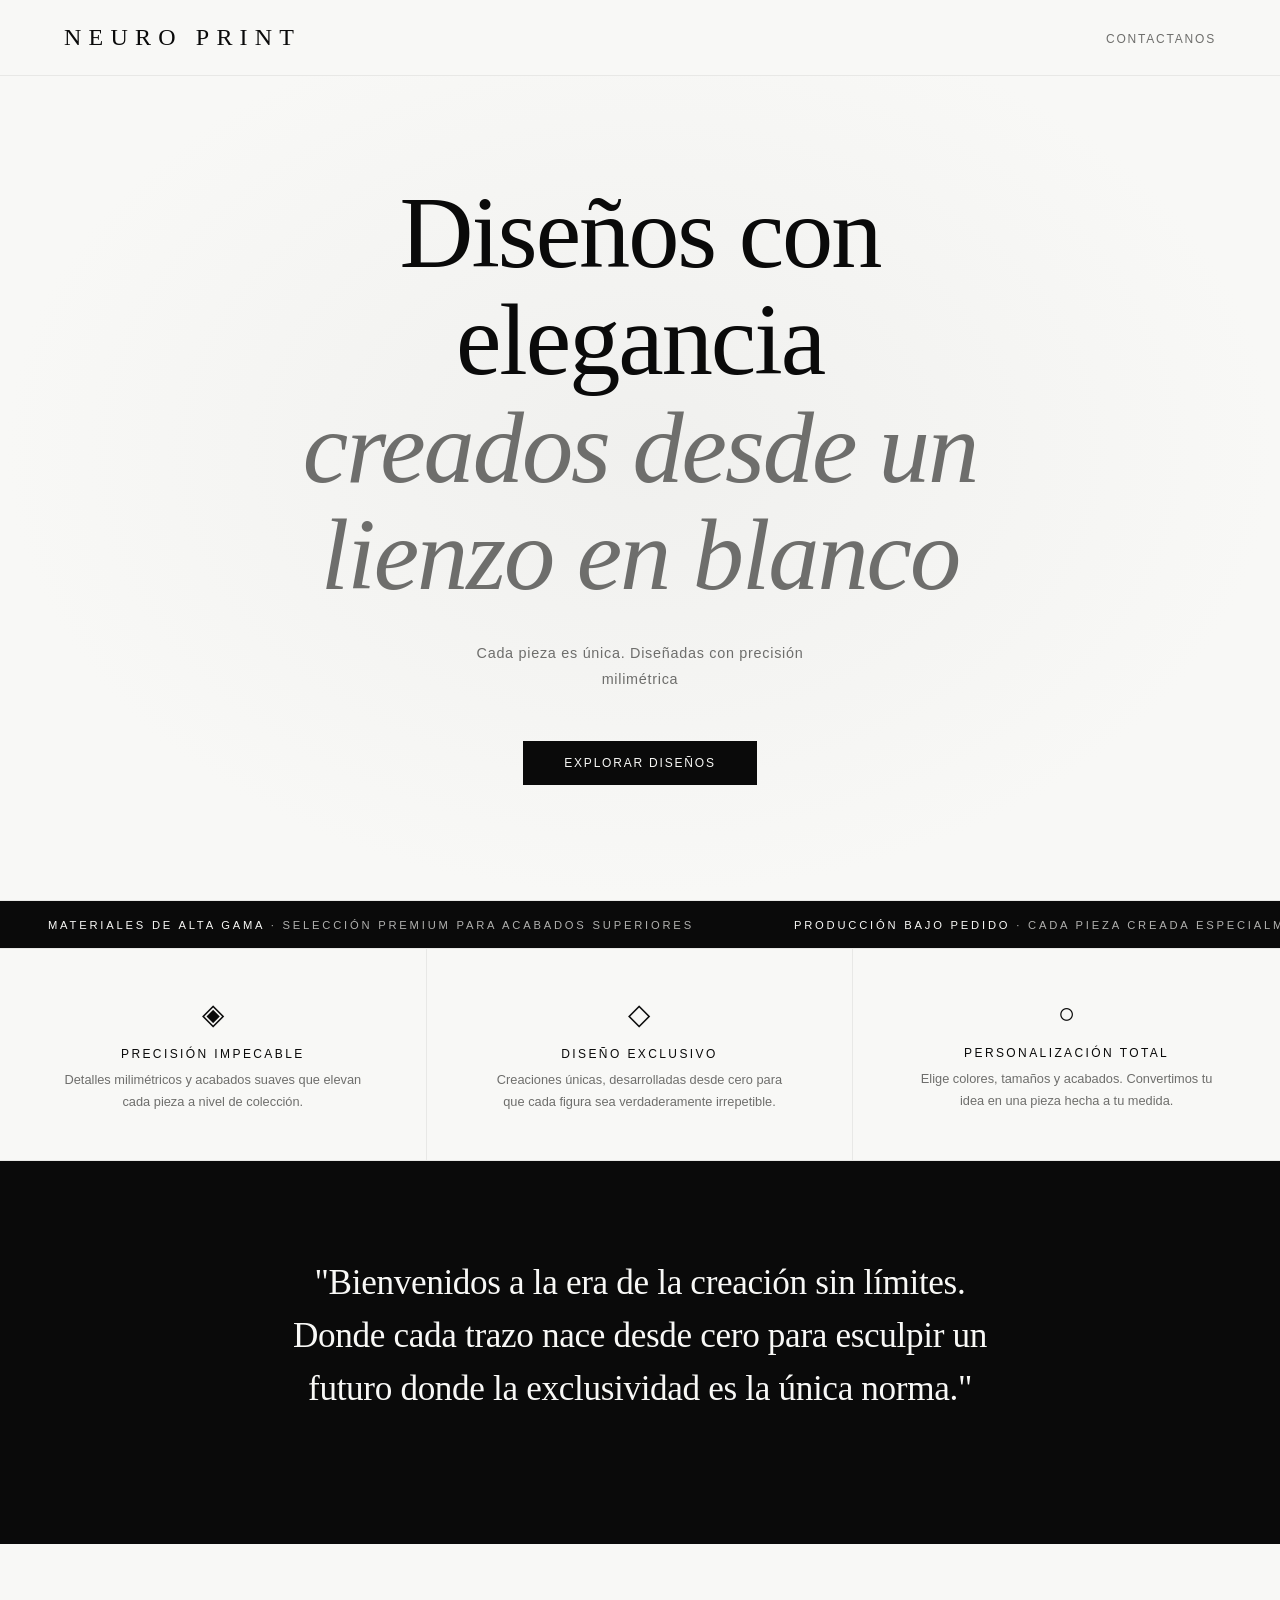
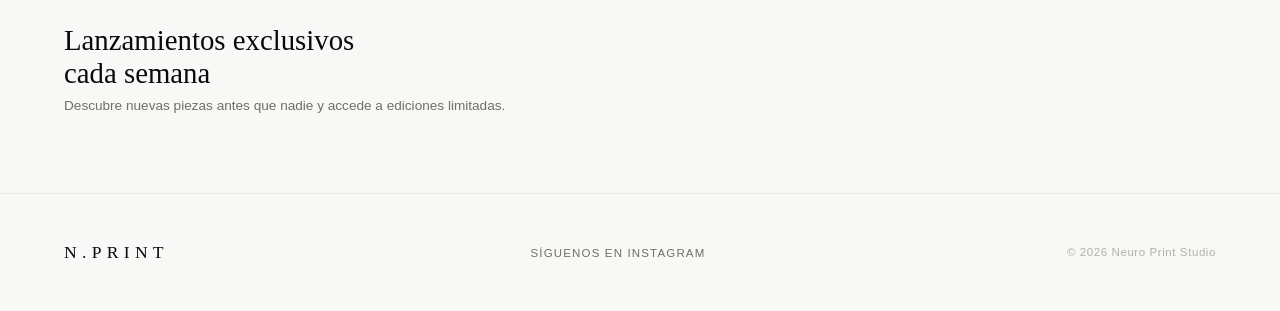
<file: index.html>
<!DOCTYPE html>
<html lang="es">
<head>
<meta charset="UTF-8">
<meta name="viewport" content="width=device-width, initial-scale=1.0">
<title>NEURO PRINT</title>
<link rel="stylesheet" href="styles.css">
</head>
<body>

<!-- NAV -->
<nav>
  <div class="logo">NEURO PRINT</div>
  <ul class="nav-links">
    
    <li>
  <a href="https://wa.me/593983036256" target="_blank" rel="noopener noreferrer">
    Contactanos
  </a>
</li>
  </ul>
  

</nav>

<!-- HERO -->
<section class="hero">

 <h1>Diseños con elegancia<br><em>creados desde un lienzo en blanco</em></h1>
  <p class="hero-sub">Cada pieza es única. Diseñadas con precisión milimétrica</p>
  <div class="hero-cta">
<a href="products.html" class="btn-primary">Explorar diseños</a>
  </div>
</section>

<!-- MARQUEE -->
<div class="marquee-wrap">
  <div class="marquee-inner">
  <span><b>Materiales de alta gama</b> · Selección premium para acabados superiores</span>
  <span><b>Producción bajo pedido</b> · Cada pieza creada especialmente para ti</span>
  <span><b>Detalle de precisión</b> · Superficies finas y definidas al máximo nivel</span>
  <span><b>Acabado artístico</b> · Toque final cuidado pieza por pieza</span>
  <span><b>Diseño exclusivo</b> · Ediciones únicas y limitadas</span>

  <span><b>Materiales de alta gama</b> · Selección premium para acabados superiores</span>
  <span><b>Producción bajo pedido</b> · Cada pieza creada especialmente para ti</span>
  <span><b>Detalle de precisión</b> · Superficies finas y definidas al máximo nivel</span>
  <span><b>Acabado artístico</b> · Toque final cuidado pieza por pieza</span>
  <span><b>Diseño exclusivo</b> · Ediciones únicas y limitadas</span>
</div>
</div>

<!-- PRODUCTS -->
<section id="productos">


<!-- FEATURES -->
<div class="feature-strip">
  <div class="feature-item">
    <span class="feature-icon">◈</span>
    <p class="feature-title">Precisión impecable</p>
    <p class="feature-text">
      Detalles milimétricos y acabados suaves que elevan cada pieza a nivel de colección.
    </p>
  </div>

  <div class="feature-item">
    <span class="feature-icon">◇</span>
    <p class="feature-title">Diseño exclusivo</p>
    <p class="feature-text">
      Creaciones únicas, desarrolladas desde cero para que cada figura sea verdaderamente irrepetible.
    </p>
  </div>

  <div class="feature-item">
    <span class="feature-icon">○</span>
    <p class="feature-title">Personalización total</p>
    <p class="feature-text">
      Elige colores, tamaños y acabados. Convertimos tu idea en una pieza hecha a tu medida.
    </p>
  </div>
</div>

<!-- TESTIMONIAL -->
<div class="testimonial-section">
  <p class="testimonial-quote">
   "Bienvenidos a la era de la creación sin límites. Donde cada trazo nace desde cero para esculpir un futuro donde la exclusividad es la única norma."
  </p>
  
</div>

<!-- NEWSLETTER -->
<div class="newsletter">
  <div class="newsletter-text">
    <h3>Lanzamientos exclusivos<br>cada semana</h3>
    <p>
      Descubre nuevas piezas antes que nadie y accede a ediciones limitadas.
    </p>
  </div>

  
</div>

<!-- FOOTER -->
<footer>
  <div class="footer-logo">N.PRINT</div>
  <ul class="footer-links">
    <li>
  <a href="https://www.instagram.com/neuroprint26/" target="_blank" rel="noopener noreferrer">
    Síguenos en Instagram
  </a>
</li>

  </ul>
  <p class="footer-copy">© 2026 Neuro Print Studio</p>
</footer>

<!-- MODAL -->
<div class="modal-overlay" id="modal" onclick="closeModal(event)">
  <div class="modal" id="modalContent">
    <div class="modal-img" id="modalImg"></div>
    <div class="modal-content">
      <button class="modal-close" onclick="document.getElementById('modal').classList.remove('open')">×</button>
      <p class="modal-cat" id="modalCat"></p>
      <h2 class="modal-name" id="modalName"></h2>
      <p class="modal-desc" id="modalDesc"></p>
      <div class="modal-specs" id="modalSpecs"></div>
      <p class="modal-price" id="modalPrice"></p>
      <button class="modal-add" onclick="addToCart()">Agregar al carrito</button>
    </div>
  </div>
</div>

<!-- TOAST -->
<div class="toast" id="toast"></div>

<script src="app.js"></script>
</body>
</html>
</file>
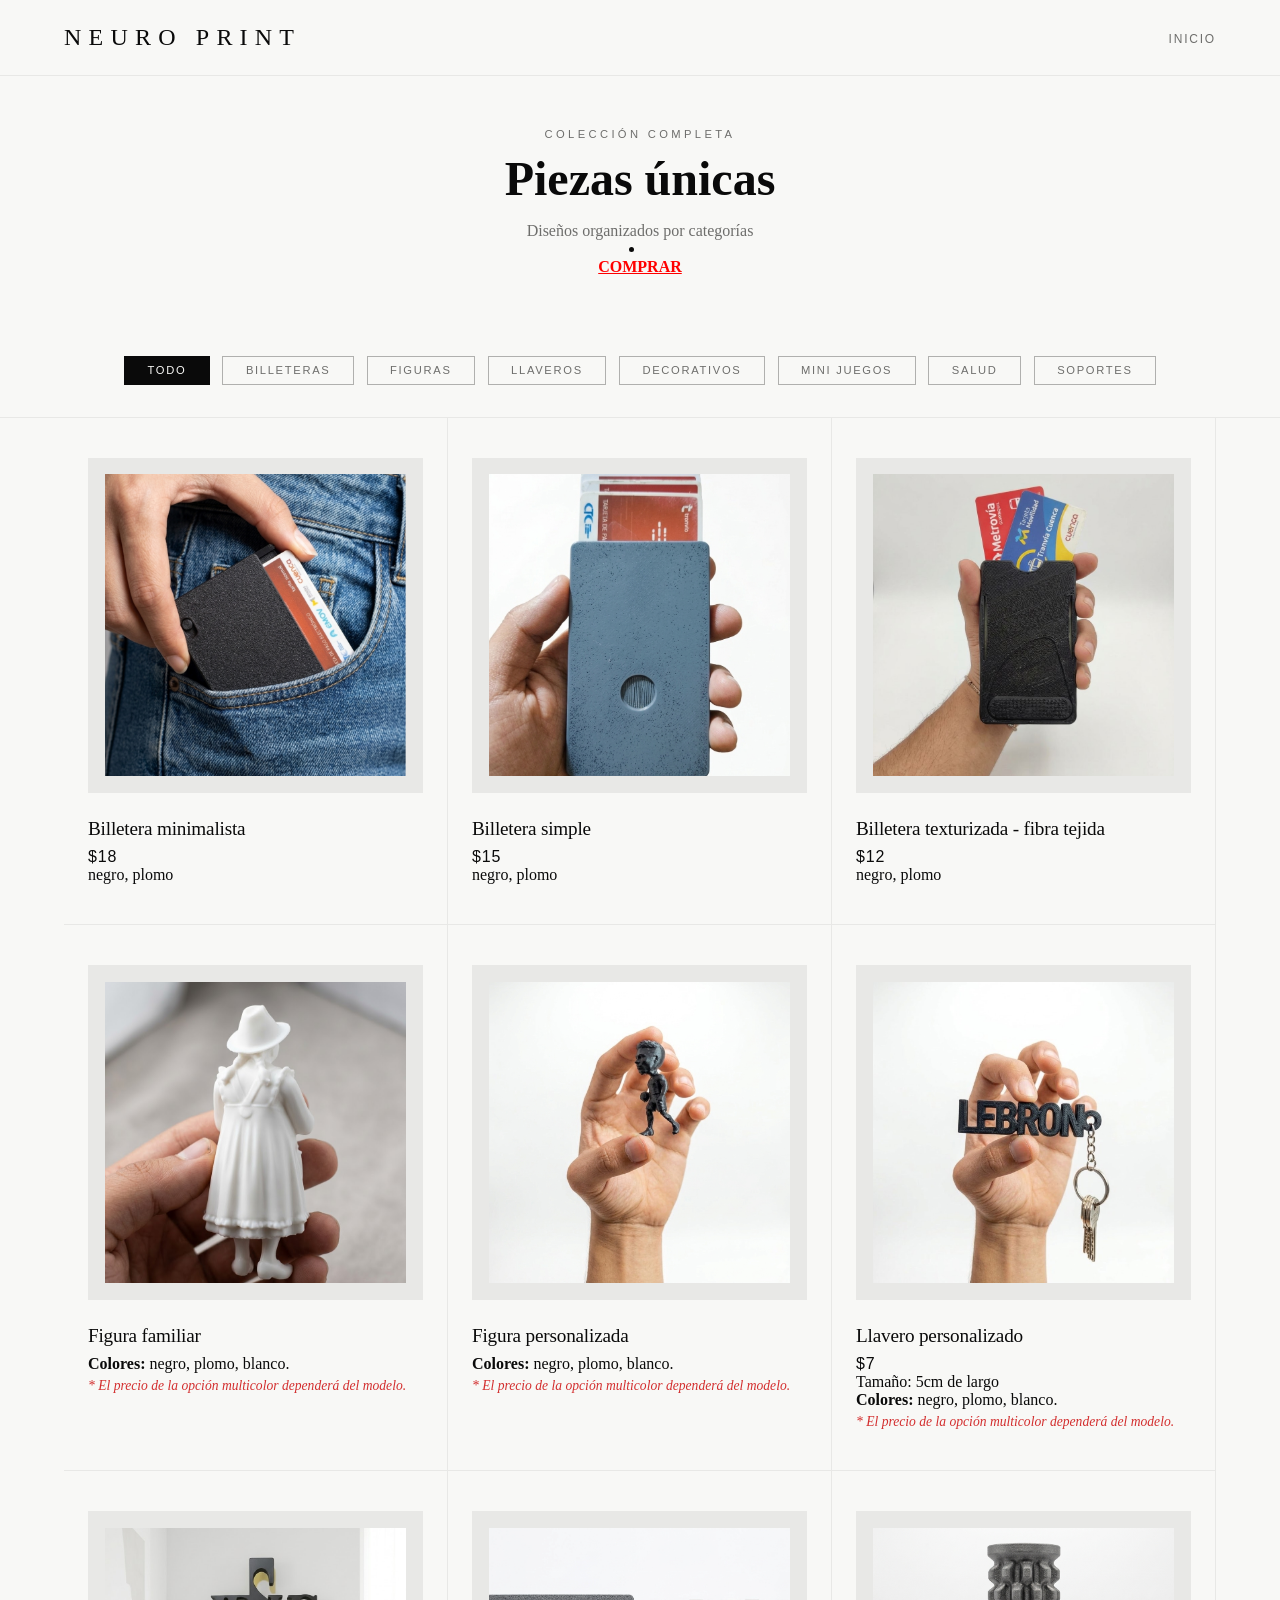
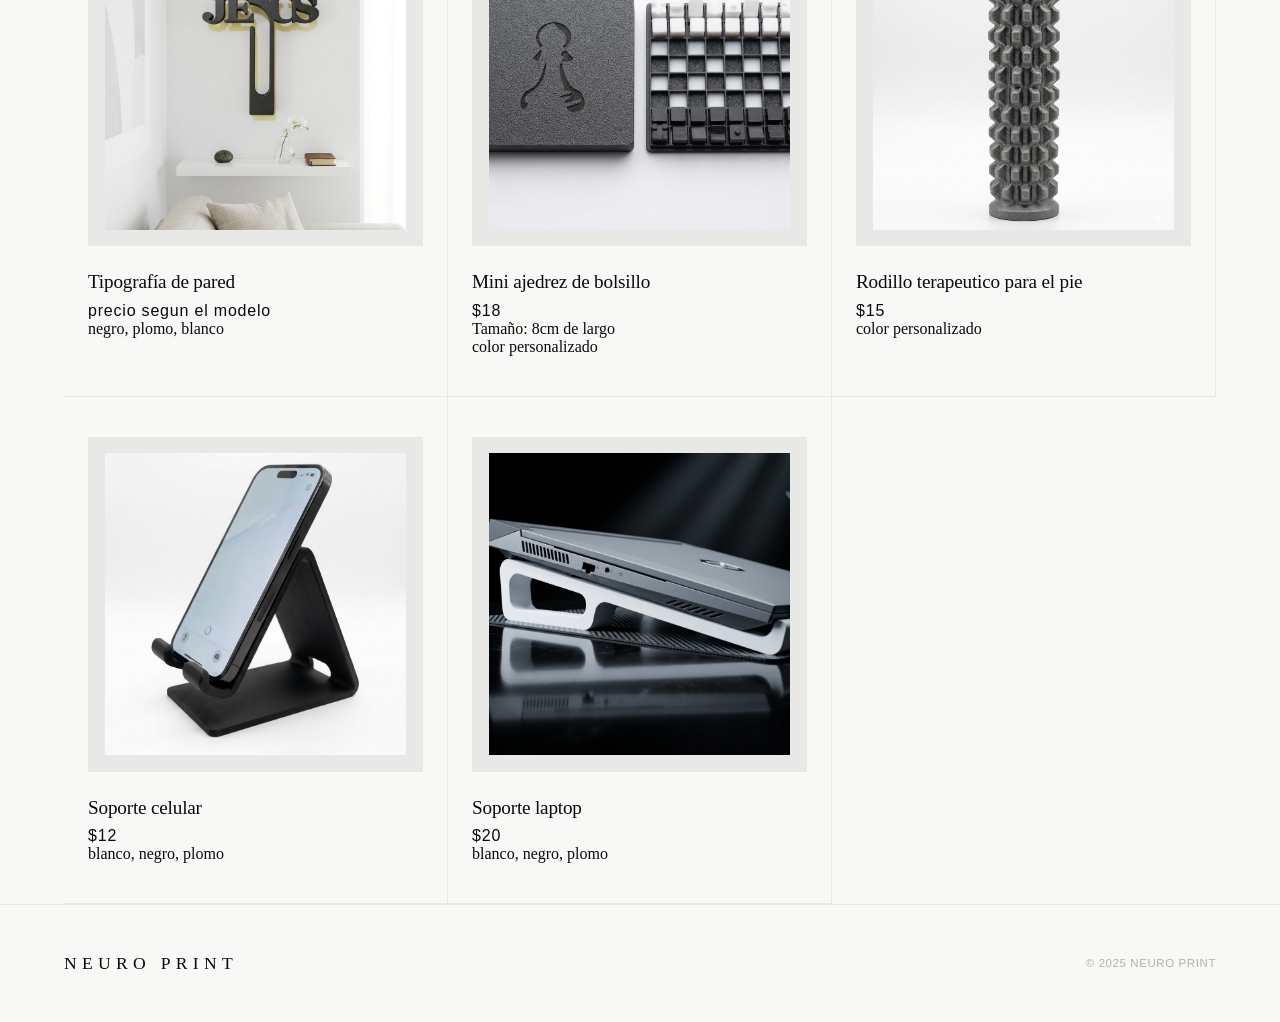
<file: products.html>
<!DOCTYPE html>
<html lang="es">
<head>
<meta charset="UTF-8">
<meta name="viewport" content="width=device-width, initial-scale=1.0">
<title>Colección - NEURO PRINT</title>
<link rel="stylesheet" href="styles.css">
</head>
<body>

<!-- NAV -->
<nav>
  <div class="logo">NEURO PRINT</div>
  <ul class="nav-links">
    <li><a href="index.html">Inicio</a></li>
    
  </ul>
</nav>

<!-- HERO -->
<div style="text-align: center; padding: 8rem 5vw 3rem;">
  <p class="section-label">Colección completa</p>
  <h1 style="font-size: 3rem; margin-top: 0.5rem;">Piezas únicas</h1>

  <p style="font-size: 1rem; color: var(--gray-500); margin-top: 1rem;">
    Diseños organizados por categorías
  </p>
   <li>
  <br>
  <a href="https://wa.me/593983036256" style="color: red; font-weight: bold;" target="_blank" rel="noopener noreferrer">
    COMPRAR
  </a>
</li>
</div>

<!-- MENU CATEGORÍAS -->
<div class="category-menu">
  <button class="cat-btn active" data-category="all">Todo</button>
  <button class="cat-btn" data-category="billeteras">Billeteras</button>
  <button class="cat-btn" data-category="figuras">Figuras</button>
  <button class="cat-btn" data-category="llaveros">Llaveros</button>
  <button class="cat-btn" data-category="decorativos">Decorativos</button>
  <button class="cat-btn" data-category="mini">Mini Juegos</button>
  <button class="cat-btn" data-category="salud">Salud</button>
  <button class="cat-btn" data-category="soportes">Soportes</button>
</div>

<!-- PRODUCTOS -->
<main class="products-grid">

  <!-- MINI JUEGOS -->


  <!-- BILLETERA -->
  <div class="product-card" data-category="billeteras">
    <div class="product-visual">
      <div class="image-slider">
        <div class="image-track">
          <div class="image-slide"><img src="billetera minimalista.png" alt="Billetera minimalista 3"></div>
          
          <div class="image-slide"><img src="per2.png" alt="Billetera minimalista 2"></div>
          
        </div>
      </div>
    </div>
    <div class="product-name">Billetera minimalista</div>

        <div class="product-price">$18</div>
        <div class="product-color">negro, plomo</div>

      </div>

   <div class="product-card" data-category="billeteras" data-colors="negro,blanco,plomo,pintado">
     <div class="colors-list"></div>


    <div class="product-visual">
      <div class="image-slider">
        <div class="image-track">
          <div class="image-slide"><img src="billetera2.png" alt="Billetera texturizada 1"></div>
          <div class="image-slide"><img src="modelo2.png" alt="Billetera texturizada 2"></div>
          
        </div>
      </div>
    </div>
    <div class="product-name">Billetera simple</div>
    <div class="product-price">$15</div>
    <div class="product-color">negro, plomo</div>
  </div>

  <div class="product-card" data-category="billeteras">
    <div class="product-visual">
      <div class="image-slider">
        <div class="image-track">
          <div class="image-slide"><img src="billetera simple.jpg" alt="Billetera simple 1"></div>
          <div class="image-slide"><img src="modelo3.png" alt="Billetera simple 2"></div>
        </div>
      </div>
    </div>
    <div class="product-name">Billetera texturizada - fibra tejida</div>
    <div class="product-price">$12</div>
    <div class="product-color">negro, plomo</div>
  </div>

  <!-- FIGURA -->
  <div class="product-card" data-category="figuras">
  <div class="product-visual">
      <div class="image-slider">
        <div class="image-track">
          <div class="image-slide"><img src="figura3d.jpg" alt="Figura familiar 1"></div>
          <div class="image-slide"><img src="figura1.jpg" alt="Figura familiar 2"></div>
          
        </div>
      </div>
    </div>
  <div class="product-name">Figura familiar</div>
  
  <div class="product-color">
    <strong>Colores:</strong> negro, plomo, blanco.
    <br>
    <span style="display: block; margin-top: 5px; color: #d32f2f; font-size: 0.85rem; font-style: italic;">
      * El precio de la opción multicolor dependerá del modelo.
    </span>
  </div>
</div>

   <div class="product-card" data-category="figuras">
  <div class="product-visual">
      <div class="image-slider">
        <div class="image-track">
          <div class="image-slide"><img src="jugador.png" alt="Figura personalizada 1"></div>
          <div class="image-slide"><img src="nba2.png" alt="Figura personalizada 2"></div>
          
        </div>
      </div>
    </div>
  <div class="product-name">Figura personalizada</div>
  
  
  <div class="product-color">
    <strong>Colores:</strong> negro, plomo, blanco.
    <br>
    <span style="display: block; margin-top: 5px; color: #d32f2f; font-size: 0.85rem; font-style: italic;">
      * El precio de la opción multicolor dependerá del modelo.
    </span>
  </div>
</div>

  <!-- LLAVERO -->
 <div class="product-card" data-category="llaveros">
  <div class="product-visual">
      <div class="image-slider">
        <div class="image-track">
          <div class="image-slide"><img src="llaverofondo.jpg" alt="Llavero 1"></div>
          <div class="image-slide"><img src="llaverod.png" alt="Llavero 2"></div>
          
        </div>
      </div>
    </div>
  <div class="product-name">Llavero personalizado</div>
  <div class="product-price">$7</div>
  <div class="product-size">Tamaño: 5cm de largo</div>
  
  <div class="product-color">
    <strong>Colores:</strong> negro, plomo, blanco.
    <br>
    <span style="display: block; margin-top: 5px; color: #d32f2f; font-size: 0.85rem; font-style: italic;">
      * El precio de la opción multicolor dependerá del modelo.
    </span>
  </div>
</div>

  <div class="product-card" data-category="decorativos">
  <div class="product-visual">
      <div class="image-slider">
        <div class="image-track">
          <div class="image-slide"><img src="jesus.jpg" alt="Jesús de pared 1"></div>
          <div class="image-slide"><img src="bar.png" alt="Jesús de pared 2"></div>
          
        </div>
      </div>
    </div>
  <div class="product-name">Tipografía de pared</div>
  <div class="product-price">precio segun el modelo</div>
 
  <div class="product-color">negro, plomo, blanco</div>
</div>
<div class="product-card" data-category="mini">
  <div class="product-visual">
      <div class="image-slider">
        <div class="image-track">
          <div class="image-slide"><img src="ajedrez.png" alt="Mini ajedrez 1"></div>
          
        </div>
      </div>
    </div>
  <div class="product-name">Mini ajedrez de bolsillo</div>
  <div class="product-price">$18</div>
  <div class="product-size">Tamaño: 8cm de largo</div>
  <div class="product-color">color personalizado</div>
</div>
<div class="product-card" data-category="salud">
  <div class="product-visual">
      <div class="image-slider">
        <div class="image-track">
          <div class="image-slide"><img src="rodillo.png" alt="Mini ajedrez 1"></div>
        </div>
      </div>
    </div>
  <div class="product-name">Rodillo terapeutico para el pie</div>
  <div class="product-price">$15</div>
  
  <div class="product-color">color personalizado</div>
</div>
<div class="product-card" data-category="soportes">
  <div class="product-visual">
      <div class="image-slider">
        <div class="image-track">
          <div class="image-slide"><img src="soporte.png" alt="Mini ajedrez 1"></div>
        </div>
      </div>
    </div>
  <div class="product-name">Soporte celular</div>
  <div class="product-price">$12</div>
  
  <div class="product-color">blanco, negro, plomo </div>
</div>
<div class="product-card" data-category="soportes">
  <div class="product-visual">
      <div class="image-slider">
        <div class="image-track">
          <div class="image-slide"><img src="soporte computadora.png" alt="Mini ajedrez 1"></div>
        </div>
      </div>
    </div>
  <div class="product-name">Soporte laptop</div>
  <div class="product-price">$20</div>
  
  <div class="product-color">blanco, negro, plomo </div>
</div>


</main>

<!-- FOOTER -->
<footer>
  <div class="footer-logo">NEURO PRINT</div>
  <p class="footer-copy">© 2025 NEURO PRINT</p>
</footer>

<script src="app.js"></script>
</body>
</html>
</file>
<file: styles.css>
* { margin: 0; padding: 0; box-sizing: border-box; }

:root {
  --black: #0a0a0a;
  --white: #f8f8f6;
  --gray-100: #e8e8e6;
  --gray-300: #b0b0ae;
  --gray-500: #6e6e6c;
  --gray-700: #3a3a38;
  --accent: #1a1a1a;
}

body {
  background: var(--white);
  color: var(--black);
  font-family: 'Georgia', serif;
  overflow-x: hidden;
}

/* ─── NAV ─── */
nav {
  position: fixed;
  top: 0; left: 0; right: 0;
  z-index: 100;
  display: flex;
  justify-content: space-between;
  align-items: center;
  padding: 1.5rem 5vw;
  background: var(--white);
  border-bottom: 1px solid var(--gray-100);
}

.logo {
  font-size: 1.5rem;
  font-weight: normal;
  letter-spacing: 0.3em;
  text-transform: uppercase;
  color: var(--black);
}

.nav-links {
  display: flex;
  gap: 2.5rem;
  list-style: none;
}

.nav-links a {
  font-family: 'Helvetica Neue', sans-serif;
  font-size: 0.75rem;
  letter-spacing: 0.15em;
  text-transform: uppercase;
  color: var(--gray-500);
  text-decoration: none;
  transition: color 0.2s;
}

.nav-links a:hover { color: var(--black); }

.cart-btn {
  font-family: 'Helvetica Neue', sans-serif;
  font-size: 0.75rem;
  letter-spacing: 0.15em;
  text-transform: uppercase;
  background: var(--black);
  color: var(--white);
  border: none;
  padding: 0.6rem 1.4rem;
  cursor: pointer;
  transition: background 0.2s;
}

.cart-btn:hover { background: var(--gray-700); }

/* ─── HERO ─── */
.hero {
  min-height: 100vh;
  display: flex;
  flex-direction: column;
  justify-content: center;
  align-items: center;
  text-align: center;
  padding: 8rem 5vw 4rem;
  position: relative;
  overflow: hidden;
}

.hero::before {
  content: '';
  position: absolute;
  inset: 0;
  background: radial-gradient(ellipse at center, #f0f0ee 0%, var(--white) 70%);
  z-index: 0;
}

.hero-eyebrow {
  font-family: 'Helvetica Neue', sans-serif;
  font-size: 0.7rem;
  letter-spacing: 0.4em;
  text-transform: uppercase;
  color: var(--gray-500);
  margin-bottom: 2rem;
  position: relative;
  z-index: 1;
}

.hero h1 {
  font-size: clamp(3rem, 8vw, 7rem);
  font-weight: normal;
  line-height: 1.05;
  letter-spacing: -0.02em;
  color: var(--black);
  position: relative;
  z-index: 1;
  max-width: 800px;
}

.hero h1 em {
  font-style: italic;
  color: var(--gray-500);
}

.hero-sub {
  font-family: 'Helvetica Neue', sans-serif;
  font-size: 0.9rem;
  color: var(--gray-500);
  margin-top: 2rem;
  letter-spacing: 0.05em;
  position: relative;
  z-index: 1;
  max-width: 400px;
  line-height: 1.8;
}

.hero-cta {
  margin-top: 3rem;
  display: flex;
  gap: 1rem;
  position: relative;
  z-index: 1;
}

.btn-primary {
  font-family: 'Helvetica Neue', sans-serif;
  font-size: 0.75rem;
  letter-spacing: 0.15em;
  text-transform: uppercase;
  background: var(--black);
  color: var(--white);
  border: 1px solid var(--black);
  padding: 0.9rem 2.5rem;
  cursor: pointer;
  text-decoration: none;
  transition: all 0.2s;
  display: inline-block;
}

.btn-primary:hover {
  background: transparent;
  color: var(--black);
}

.btn-secondary {
  font-family: 'Helvetica Neue', sans-serif;
  font-size: 0.75rem;
  letter-spacing: 0.15em;
  text-transform: uppercase;
  background: transparent;
  color: var(--black);
  border: 1px solid var(--gray-300);
  padding: 0.9rem 2.5rem;
  cursor: pointer;
  text-decoration: none;
  transition: all 0.2s;
  display: inline-block;
}

.btn-secondary:hover { border-color: var(--black); }

/* ─── MARQUEE ─── */
.marquee-wrap {
  border-top: 1px solid var(--gray-100);
  border-bottom: 1px solid var(--gray-100);
  overflow: hidden;
  white-space: nowrap;
  padding: 0.9rem 0;
  background: var(--black);
}

.marquee-inner {
  display: inline-block;
  animation: marquee 35s linear infinite;
}

.marquee-inner span {
  font-family: 'Helvetica Neue', sans-serif;
  font-size: 0.7rem;
  letter-spacing: 0.25em;
  text-transform: uppercase;
  color: var(--gray-300);
  margin: 0 3rem;
}

.marquee-inner span b {
  color: var(--white);
  font-weight: normal;
}

@keyframes marquee {
  from { transform: translateX(0); }
  to   { transform: translateX(-50%); }
}

/* ─── SECTION HEADER ─── */
.section-header {
  padding: 5rem 5vw 2.5rem;
  display: flex;
  justify-content: space-between;
  align-items: flex-end;
  border-bottom: 1px solid var(--gray-100);
}

.section-label {
  font-family: 'Helvetica Neue', sans-serif;
  font-size: 0.7rem;
  letter-spacing: 0.3em;
  text-transform: uppercase;
  color: var(--gray-500);
  margin-bottom: 0.7rem;
}

.section-title {
  font-size: 2.5rem;
  font-weight: normal;
  letter-spacing: -0.02em;
}

.view-all {
  font-family: 'Helvetica Neue', sans-serif;
  font-size: 0.75rem;
  letter-spacing: 0.15em;
  text-transform: uppercase;
  color: var(--gray-500);
  text-decoration: none;
  border-bottom: 1px solid var(--gray-300);
  padding-bottom: 0.1rem;
  transition: color 0.2s, border-color 0.2s;
}

.view-all:hover { color: var(--black); border-color: var(--black); }

/* ─── FILTERS ─── */
.filters {
  padding: 1.5rem 5vw;
  display: flex;
  gap: 0.5rem;
  border-bottom: 1px solid var(--gray-100);
  flex-wrap: wrap;
}

.filter-btn {
  font-family: 'Helvetica Neue', sans-serif;
  font-size: 0.7rem;
  letter-spacing: 0.12em;
  text-transform: uppercase;
  padding: 0.4rem 1.1rem;
  border: 1px solid var(--gray-300);
  background: transparent;
  color: var(--gray-500);
  cursor: pointer;
  transition: all 0.2s;
}

.filter-btn:hover,
.filter-btn.active {
  background: var(--black);
  color: var(--white);
  border-color: var(--black);
}

/* ─── PRODUCT GRID ─── */
/* ─── CATEGORY MENU (FILTRO PRINCIPAL) ─── */
.category-menu {
  display: flex;
  justify-content: center;
  gap: 0.8rem;
  padding: 2rem 5vw;
  border-bottom: 1px solid var(--gray-100);
  flex-wrap: wrap;
}

.cat-btn {
  font-family: 'Helvetica Neue', sans-serif;
  font-size: 0.7rem;
  letter-spacing: 0.15em;
  text-transform: uppercase;
  padding: 0.45rem 1.4rem;
  border: 1px solid var(--gray-300);
  background: transparent;
  color: var(--gray-500);
  cursor: pointer;
  transition: all 0.25s ease;
}

.cat-btn:hover {
  border-color: var(--black);
  color: var(--black);
}

.cat-btn.active {
  background: var(--black);
  color: var(--white);
  border-color: var(--black);
}

.products-grid {
  display: grid;
  grid-template-columns: repeat(auto-fill, minmax(300px, 1fr));
  gap: 0;
  padding: 0 5vw;
  border-bottom: 1px solid var(--gray-100);
}


.product-card {
  border-right: 1px solid var(--gray-100);
  border-bottom: 1px solid var(--gray-100);
  padding: 2.5rem 1.5rem;
  cursor: pointer;
  transition: background 0.2s;
  position: relative;
  display: none;
}

.product-card.visible { display: block; }
.product-card:hover   { background: #f4f4f2; }

.product-visual {
  width: 100%;
  aspect-ratio: 1;
  background: var(--gray-100);
  margin-bottom: 1.5rem;
  position: relative;
  overflow: hidden;
}

.image-slider {
  width: 100%;
  height: 100%;
  overflow: hidden;
  -webkit-overflow-scrolling: touch;
  scroll-snap-type: x mandatory;
  scrollbar-width: none;
  -ms-overflow-style: none;
}

.image-slider::-webkit-scrollbar {
  display: none;
}


.image-slider::-webkit-scrollbar {
  display: none;
}

.image-track {
  display: flex;
  height: 100%;
  gap: 0;
  transition: transform 0.3s ease;
}

.image-slide {
  flex: 0 0 100%;
  height: 100%;
  display: flex;
  align-items: center;
  justify-content: center;
  scroll-snap-align: center;
}

.image-slide img {
  width: 90%;
  height: 90%;
  object-fit: cover;
  transition: transform 0.4s ease;
}

.product-card:hover .image-slide img {
  transform: scale(1.05);
}




.product-badge {
  position: absolute;
  top: 1rem;
  left: 1rem;
  font-family: 'Helvetica Neue', sans-serif;
  font-size: 0.6rem;
  letter-spacing: 0.15em;
  text-transform: uppercase;
  padding: 0.25rem 0.6rem;
  background: var(--black);
  color: var(--white);
}

.product-badge.limited { background: var(--gray-500); }

.product-meta {
  font-family: 'Helvetica Neue', sans-serif;
  font-size: 0.65rem;
  letter-spacing: 0.2em;
  text-transform: uppercase;
  color: var(--gray-500);
  margin-bottom: 0.4rem;
}

.product-name {
  font-size: 1.2rem;
  font-weight: normal;
  letter-spacing: -0.01em;
  margin-bottom: 0.4rem;
  line-height: 1.3;
}

.product-desc {
  font-family: 'Helvetica Neue', sans-serif;
  font-size: 0.8rem;
  color: var(--gray-500);
  line-height: 1.6;
  margin-bottom: 1.2rem;
}

.product-footer {
  display: flex;
  justify-content: space-between;
  align-items: center;
}

.product-price {
  font-family: 'Helvetica Neue', sans-serif;
  font-size: 1rem;
  letter-spacing: 0.05em;
  color: var(--black);
}

.add-to-cart {
  font-family: 'Helvetica Neue', sans-serif;
  font-size: 0.65rem;
  letter-spacing: 0.15em;
  text-transform: uppercase;
  background: transparent;
  color: var(--black);
  border: 1px solid var(--black);
  padding: 0.45rem 1rem;
  cursor: pointer;
  transition: all 0.2s;
}

.add-to-cart:hover {
  background: var(--black);
  color: var(--white);
}

/* Colores disponibles */
.colors-btn {
  font-family: 'Helvetica Neue', sans-serif;
  font-size: 0.65rem;
  letter-spacing: 0.15em;
  text-transform: uppercase;
  background: transparent;
  color: var(--gray-500);
  border: 1px solid var(--gray-300);
  padding: 0.4rem 0.8rem;
  cursor: pointer;
  transition: all 0.2s;
  margin-left: auto;
}

.colors-btn:hover {
  background: var(--gray-100);
  border-color: var(--black);
  color: var(--black);
}

.colors-list {
  position: absolute;
  bottom: 100%;
  left: 50%;
  transform: translateX(-50%);
  background: var(--white);
  border: 1px solid var(--gray-100);
  border-radius: 4px;
  padding: 0.5rem;
  white-space: nowrap;
  opacity: 0;
  visibility: hidden;
  transition: all 0.2s;
  z-index: 10;
  box-shadow: 0 4px 12px rgba(0,0,0,0.1);
  margin-bottom: 0.5rem;
}

.colors-list.show {
  opacity: 1;
  visibility: visible;
  transform: translateX(-50%) translateY(-4px);
}

.color-option {
  display: inline-block;
  font-family: 'Helvetica Neue', sans-serif;
  font-size: 0.65rem;
  letter-spacing: 0.1em;
  text-transform: uppercase;
  background: var(--gray-100);
  color: var(--gray-700);
  padding: 0.3rem 0.6rem;
  margin: 0.1rem;
  border-radius: 3px;
}


/* ─── FEATURE STRIP ─── */
.feature-strip {
  display: grid;
  grid-template-columns: repeat(3, 1fr);
  border-bottom: 1px solid var(--gray-100);
}

.feature-item {
  padding: 3rem 5vw;
  border-right: 1px solid var(--gray-100);
  text-align: center;
}

.feature-item:last-child { border-right: none; }

.feature-icon {
  font-size: 1.8rem;
  margin-bottom: 1rem;
  display: block;
}

.feature-title {
  font-family: 'Helvetica Neue', sans-serif;
  font-size: 0.75rem;
  letter-spacing: 0.2em;
  text-transform: uppercase;
  margin-bottom: 0.5rem;
}

.feature-text {
  font-family: 'Helvetica Neue', sans-serif;
  font-size: 0.8rem;
  color: var(--gray-500);
  line-height: 1.7;
}

/* ─── TESTIMONIAL ─── */
.testimonial-section {
  padding: 6rem 5vw;
  text-align: center;
  background: var(--black);
  color: var(--white);
}

.testimonial-quote {
  font-size: clamp(1.4rem, 3vw, 2.2rem);
  font-weight: normal;
  line-height: 1.5;
  max-width: 700px;
  margin: 0 auto 2rem;
  letter-spacing: -0.01em;
}

.testimonial-author {
  font-family: 'Helvetica Neue', sans-serif;
  font-size: 0.75rem;
  letter-spacing: 0.25em;
  text-transform: uppercase;
  color: var(--gray-300);
}

/* ─── NEWSLETTER ─── */
.newsletter {
  padding: 5rem 5vw;
  display: flex;
  justify-content: space-between;
  align-items: center;
  gap: 3rem;
  border-bottom: 1px solid var(--gray-100);
  flex-wrap: wrap;
}

.newsletter-text h3 {
  font-size: 1.8rem;
  font-weight: normal;
  margin-bottom: 0.5rem;
}

.newsletter-text p {
  font-family: 'Helvetica Neue', sans-serif;
  font-size: 0.85rem;
  color: var(--gray-500);
}

.newsletter-form {
  display: flex;
  gap: 0;
  flex: 1;
  max-width: 420px;
}

.newsletter-form input {
  flex: 1;
  padding: 0.8rem 1.2rem;
  border: 1px solid var(--gray-300);
  border-right: none;
  font-family: 'Helvetica Neue', sans-serif;
  font-size: 0.85rem;
  background: transparent;
  outline: none;
  color: var(--black);
}

.newsletter-form input::placeholder { color: var(--gray-300); }

.newsletter-form button {
  font-family: 'Helvetica Neue', sans-serif;
  font-size: 0.7rem;
  letter-spacing: 0.15em;
  text-transform: uppercase;
  padding: 0.8rem 1.5rem;
  background: var(--black);
  color: var(--white);
  border: 1px solid var(--black);
  cursor: pointer;
  white-space: nowrap;
  transition: background 0.2s;
}

.newsletter-form button:hover { background: var(--gray-700); }

/* ─── FOOTER ─── */
footer {
  padding: 3rem 5vw;
  display: flex;
  justify-content: space-between;
  align-items: center;
  flex-wrap: wrap;
  gap: 1rem;
}

.footer-logo {
  font-size: 1.1rem;
  letter-spacing: 0.3em;
  text-transform: uppercase;
}

.footer-links {
  display: flex;
  gap: 2rem;
  list-style: none;
}

.footer-links a {
  font-family: 'Helvetica Neue', sans-serif;
  font-size: 0.72rem;
  letter-spacing: 0.1em;
  text-transform: uppercase;
  color: var(--gray-500);
  text-decoration: none;
  transition: color 0.2s;
}

.footer-links a:hover { color: var(--black); }

.footer-copy {
  font-family: 'Helvetica Neue', sans-serif;
  font-size: 0.72rem;
  color: var(--gray-300);
  letter-spacing: 0.05em;
}

/* ─── MODAL ─── */
.modal-overlay {
  position: fixed;
  inset: 0;
  background: rgba(10,10,10,0.7);
  z-index: 200;
  display: none;
  align-items: center;
  justify-content: center;
  padding: 2rem;
}

.modal-overlay.open { display: flex; }

.modal {
  background: var(--white);
  width: 100%;
  max-width: 700px;
  max-height: 90vh;
  overflow-y: auto;
  display: grid;
  grid-template-columns: 1fr 1fr;
}

.modal-img {
  background: var(--gray-100);
  display: flex;
  align-items: center;
  justify-content: center;
  aspect-ratio: 1;
}

.modal-img svg { width: 65%; height: 65%; }

.modal-content { padding: 2.5rem; }

.modal-close {
  display: block;
  text-align: right;
  font-family: 'Helvetica Neue', sans-serif;
  font-size: 1.2rem;
  cursor: pointer;
  color: var(--gray-500);
  margin-bottom: 1.5rem;
  background: none;
  border: none;
  line-height: 1;
}

.modal-cat {
  font-family: 'Helvetica Neue', sans-serif;
  font-size: 0.65rem;
  letter-spacing: 0.25em;
  text-transform: uppercase;
  color: var(--gray-500);
  margin-bottom: 0.5rem;
}

.modal-name {
  font-size: 1.8rem;
  font-weight: normal;
  margin-bottom: 0.8rem;
  letter-spacing: -0.02em;
  line-height: 1.2;
}

.modal-desc {
  font-family: 'Helvetica Neue', sans-serif;
  font-size: 0.85rem;
  color: var(--gray-500);
  line-height: 1.8;
  margin-bottom: 1.5rem;
}

.modal-specs {
  border-top: 1px solid var(--gray-100);
  padding-top: 1.2rem;
  margin-bottom: 1.5rem;
}

.spec-row {
  display: flex;
  justify-content: space-between;
  font-family: 'Helvetica Neue', sans-serif;
  font-size: 0.78rem;
  padding: 0.4rem 0;
  border-bottom: 1px solid var(--gray-100);
}

.spec-row span:first-child { color: var(--gray-500); }

.modal-price {
  font-family: 'Helvetica Neue', sans-serif;
  font-size: 1.6rem;
  margin-bottom: 1.2rem;
}

.modal-add {
  width: 100%;
  font-family: 'Helvetica Neue', sans-serif;
  font-size: 0.75rem;
  letter-spacing: 0.15em;
  text-transform: uppercase;
  padding: 1rem;
  background: var(--black);
  color: var(--white);
  border: none;
  cursor: pointer;
  transition: background 0.2s;
}

.modal-add:hover { background: var(--gray-700); }

/* ─── TOAST ─── */
.toast {
  position: fixed;
  bottom: 2rem;
  right: 2rem;
  background: var(--black);
  color: var(--white);
  font-family: 'Helvetica Neue', sans-serif;
  font-size: 0.78rem;
  letter-spacing: 0.1em;
  padding: 0.9rem 1.5rem;
  z-index: 999;
  opacity: 0;
  transform: translateY(10px);
  transition: all 0.3s;
  pointer-events: none;
}

.toast.show { opacity: 1; transform: translateY(0); }

/* ─── RESPONSIVE ─── */
@media (max-width: 640px) {
  .modal          { grid-template-columns: 1fr; }
  .modal-img      { aspect-ratio: 4/3; }
  .feature-strip  { grid-template-columns: 1fr; }
  .feature-item   { border-right: none; border-bottom: 1px solid var(--gray-100); }
  .nav-links      { display: none; }
  .newsletter     { flex-direction: column; }
  .newsletter-form{ max-width: 100%; width: 100%; }
}
</file>
